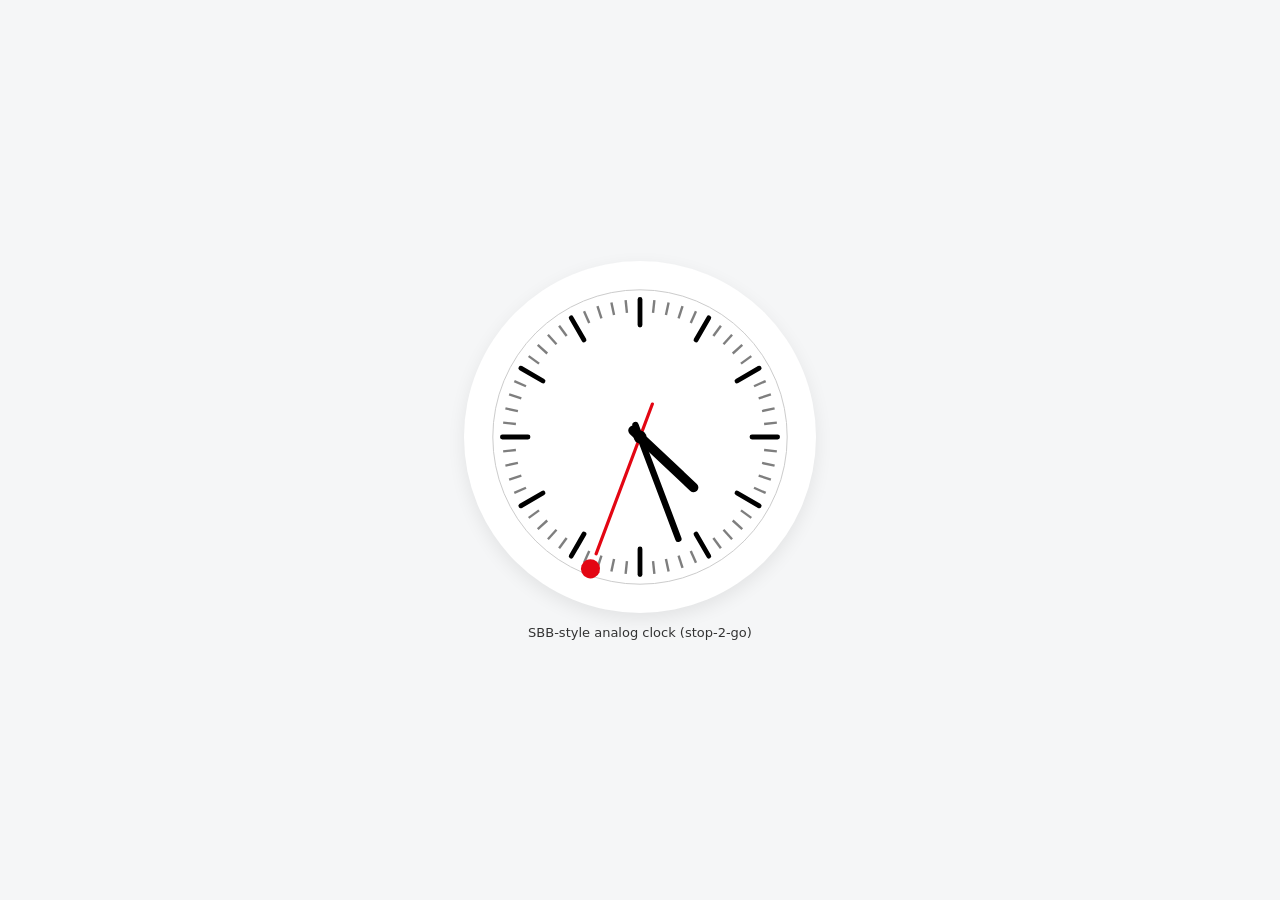
<file: sbb/sbb-clock.html>
<!doctype html>
<html lang="en">
<head>
  <meta charset="utf-8" />
  <meta name="viewport" content="width=device-width,initial-scale=1" />
  <title>SBB-style Clock</title>
  <style>
    :root {
      --clock-size: 320px; /* change this to resize the clock */
    }
    body {
      font-family: system-ui, -apple-system, "Segoe UI", Roboto, "Helvetica Neue", Arial;
      display:flex;
      min-height:100vh;
      align-items:center;
      justify-content:center;
      background:#f5f6f7;
      margin:0;
    }

    .clock-wrap {
      width:var(--clock-size);
      height:var(--clock-size);
      display:flex;
      align-items:center;
      justify-content:center;
      background: white;
      border-radius:50%;
      box-shadow: 0 6px 18px rgba(0,0,0,0.08);
      padding: 16px;
    }

    /* keep the SVG responsive inside the circular frame */
    svg {
      width:100%;
      height:100%;
      display:block;
    }

    /* style handles */
    .hand-hour { stroke:#000; stroke-width:6; stroke-linecap:round; }
    .hand-minute { stroke:#000; stroke-width:4; stroke-linecap:round; }
    .hand-second { stroke:#e30613; stroke-width:2; stroke-linecap:round; }
    .second-dot { fill:#e30613; stroke:none; }

    /* hour markers */
    .tick { stroke:#000; stroke-width:3; stroke-linecap:round; }
    .minor-tick { stroke:#000; stroke-width:1.5; opacity:0.5; }

    /* center cap */
    .cap { fill:#000; }

    .caption {
      margin-top:12px;
      text-align:center;
      font-size:13px;
      color:#333;
    }

    /* accessibility: hide the time text visually but keep for screen readers */
    .sr-only {
      position:absolute;
      width:1px;height:1px;padding:0;margin:-1px;overflow:hidden;clip:rect(0 0 0 0);border:0;
    }
  </style>
</head>
<body>
  <div>
    <div class="clock-wrap" role="img" aria-label="Analog clock showing the current time">
      <!-- SVG clock face (viewBox 0 0 200 200) -->
      <svg viewBox="0 0 200 200" aria-hidden="true">
        <defs>
          <filter id="soft" x="-50%" y="-50%" width="200%" height="200%">
            <feGaussianBlur stdDeviation="0.6" result="b"/>
            <feBlend in="SourceGraphic" in2="b"/>
          </filter>
        </defs>

        <!-- face background -->
        <circle cx="100" cy="100" r="92" fill="#fff" stroke="#c9c9c9" stroke-width="0.6"/>

        <!-- hour ticks -->
        <g id="ticks" transform="translate(100,100)">
          <!-- 12 major ticks -->
          <!-- major ticks (long) -->
          <g id="major">
            <!-- generate with JS? we'll place them statically via code - but here draw in HTML for clarity -->
          </g>
          <!-- minor ticks (short) -->
        </g>

        <!-- hands group centered at 100,100 -->
        <g id="hands" transform="translate(100,100)">
          <!-- hour hand -->
          <line id="hour" class="hand-hour" x1="0" y1="6" x2="0" y2="-46" transform="rotate(0)"/>
          <!-- minute hand -->
          <line id="minute" class="hand-minute" x1="0" y1="8" x2="0" y2="-68" transform="rotate(0)"/>
          <!-- second hand -->
          <line id="second" class="hand-second" x1="0" y1="22" x2="0" y2="-78" transform="rotate(0)"/>
          <!-- red dot on second -->
          <circle id="secondDot" class="second-dot" cx="0" cy="-88" r="6"/>
          <!-- center cap -->
          <circle cx="0" cy="0" r="4" class="cap"/>
        </g>
      </svg>
    </div>

    <div class="caption">SBB-style analog clock (stop-2-go)</div>
    <div id="timeForScreenReader" class="sr-only" aria-live="polite"></div>
  </div>

  <script>
    // Draw ticks programmatically (so the SVG above stays compact)
    (function drawTicks() {
      const svg = document.querySelector('svg');
      const ticksGroup = document.createElementNS('http://www.w3.org/2000/svg','g');
      ticksGroup.setAttribute('transform','translate(100,100)');
      for (let i=0;i<60;i++){
        const isMajor = (i % 5 === 0);
        const line = document.createElementNS('http://www.w3.org/2000/svg','line');
        const angle = i * 6 * Math.PI / 180;
        const inner = isMajor ? 70 : 78;
        const outer = 86;
        const x1 = inner * Math.sin(angle);
        const y1 = -inner * Math.cos(angle);
        const x2 = outer * Math.sin(angle);
        const y2 = -outer * Math.cos(angle);
        line.setAttribute('x1', x1);
        line.setAttribute('y1', y1);
        line.setAttribute('x2', x2);
        line.setAttribute('y2', y2);
        line.setAttribute('class', isMajor ? 'tick' : 'minor-tick');
        ticksGroup.appendChild(line);
      }
      // place behind hands
      svg.insertBefore(ticksGroup, document.getElementById('hands'));
    })();

    // STOP-2-GO behaviour:
    // - second hand sweeps continuously for ~58.5s,
    // - then it holds at 12 (0 deg) until the minute increments (pause ~1.5s).
    // This code approximates that: secondsFloat < 58.5 -> sweep, else hold at 0.
    // Minute hand jumps when seconds enter the pause zone.

    const hourEl = document.getElementById('hour');
    const minuteEl = document.getElementById('minute');
    const secondEl = document.getElementById('second');
    const secondDot = document.getElementById('secondDot');
    const timeSR = document.getElementById('timeForScreenReader');

    function update() {
      const now = new Date();
      const hours = now.getHours() % 12;
      const minutes = now.getMinutes();
      const seconds = now.getSeconds();
      const ms = now.getMilliseconds();
      const secondsFloat = seconds + ms/1000;

      // stop2go threshold (secondsFloat at which the second hand should stop)
      const stopThreshold = 58.5; // seconds

      // Second hand angle:
      let secondAngle;
      if (secondsFloat < stopThreshold) {
        // sweep proportionally within 0..stopThreshold
        // map [0, stopThreshold) -> [0, 360)
        secondAngle = (secondsFloat / 60) * 360;
      } else {
        // hold at top (0deg)
        secondAngle = 0;
      }

      // Minute hand: normally minute + seconds/60, but during the stop2go pause the minute has already jumped:
      let minuteForAngle;
      if (secondsFloat < stopThreshold) {
        minuteForAngle = minutes + secondsFloat / 60;
      } else {
        // during pause: display next minute to mimic the jump
        minuteForAngle = (minutes + 1);
      }

      // Hour hand: hours + minute/60
      const hourForAngle = hours + (minuteForAngle % 60) / 60;

      const hourAngle = (hourForAngle / 12) * 360;
      const minuteAngle = (minuteForAngle / 60) * 360;

      // Apply transforms
      hourEl.setAttribute('transform', `rotate(${hourAngle})`);
      minuteEl.setAttribute('transform', `rotate(${minuteAngle})`);
      secondEl.setAttribute('transform', `rotate(${secondAngle})`);
      secondDot.setAttribute('transform', `translate(0,0) rotate(${secondAngle})`);

      // Update screen reader live text (friendly time)
      timeSR.textContent = now.toLocaleTimeString();

      // request next frame
      requestAnimationFrame(update);
    }

    // Kick off animation loop
    requestAnimationFrame(update);

    // Make the clock scale with --clock-size: you can change the CSS variable in :root.
  </script>
</body>
</html>
</file>
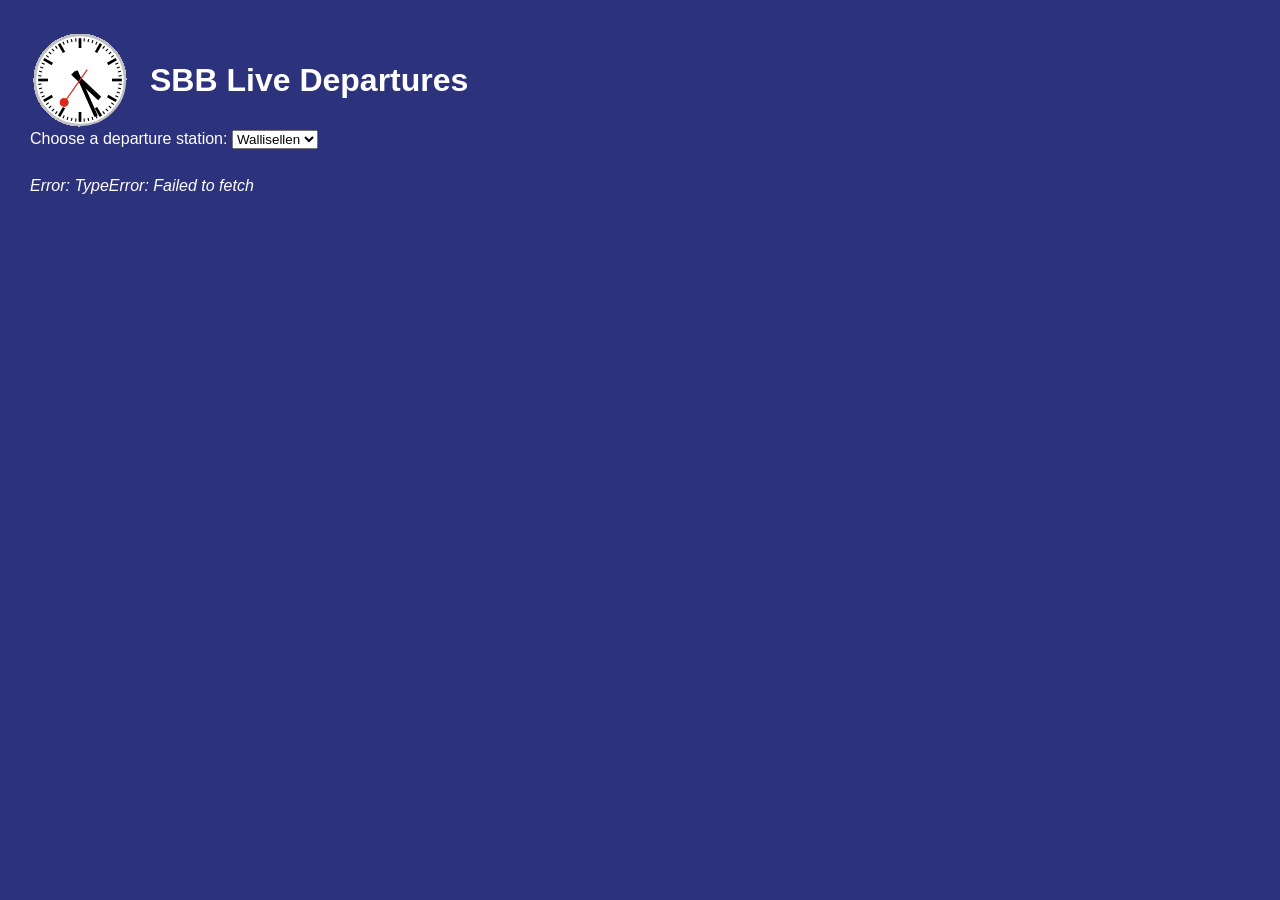
<file: sbb/sbb-live-departures.html>
<!DOCTYPE html>
<html>
<head>
  <meta charset="UTF-8" />
  <title>SBB Live Departures</title>

  <style>
    body {
      font-family: Arial, sans-serif;
	  color: #FFFFFF;
      margin: 30px;
	  background-color:#2d327d;
    }
    table {
      border-collapse: collapse;
      width: 100%;
      margin-top: 20px;
    }
    th, td {
      border: 1px solid #ddd;
      padding: 8px;
      text-align: left;
    }
    th {
  	  color:black;
      background-color: #f2f2f2;
    }
	.header {
	  display: flex;
	  align-items: center;   /* vertical alignment */
	  gap: 20px;             /* space between clock and title */
	}
	.delay {
      font-weight: bold;
    }
    .delay-ok {
      color: green;
    }
    .delay-bad {
      color: red;
    }
    #status {
      margin-top: 10px;
      font-style: italic;
    }
  </style>
</head>

<body onload="loadDepartures()">
	<div class="header">
	  <canvas id="sbb-clock" width="100" height="100"></canvas>
	  <h1>SBB Live Departures</h1>
	</div>

	<script src="sbbclock.js"></script>
	<script>
	  const clock = new SBBClock("sbb-clock");
	  clock.start();
	</script>  

  <label for="station">Choose a departure station:</label>
    <select name="station" id="station">
      <option value="wallisellen">Wallisellen</option>
      <option value="winterthur">Winterthur</option>
    </select>
  <br /><br />

  <div id="status"></div>

  <table id="results" style="display:none;">
    <thead>
      <tr>
        <th>Time</th>
        <th>Train</th>
        <th>Destination</th>
		<th>Via</th>
        <th>Platform</th>
		<th>Delay</th>
      </tr>
    </thead>
    <tbody id="results-body"></tbody>
  </table>

<script>
  let autoRefreshTimer = setInterval(loadDepartures, 60000);

  document.getElementById("station").addEventListener("change", () => {
    clearInterval(autoRefreshTimer);
    autoRefreshTimer = setInterval(loadDepartures, 60000);
    loadDepartures();
  });

  async function loadDepartures() {
    clearInterval(autoRefreshTimer);
    autoRefreshTimer = setInterval(loadDepartures, 60000);

    const station = document.getElementById("station").value.trim();
    if (!station) {
      document.getElementById("status").textContent = "Please enter a station.";
      return;
    }

  // stationboard endpoint shows live departures from a station
  const url = `https://transport.opendata.ch/v1/stationboard?station=${encodeURIComponent(station)}&limit=25`;

  document.getElementById("status").textContent = "Loading…";

  try {
    const response = await fetch(url);
    if (!response.ok) throw new Error(`HTTP ${response.status}`);
    const data = await response.json();

    const table = document.getElementById("results");
    const tbody = document.getElementById("results-body");

    tbody.innerHTML = "";

    if (!data.stationboard || data.stationboard.length === 0) {
      document.getElementById("status").textContent = "No departures found.";
      table.style.display = "none";
      return;
    }

    for (const dep of data.stationboard) {

      // Some feeds put the stop info in dep.stop, some in dep.stop with departure field.
      const stop = dep.stop || {};
      const departureIso = stop.departure ?? stop.prognosis?.departure ?? null;
	  
      const platform = stop.platform ?? stop.prognosis?.platform ?? "";

      // delay may be top-level (dep.stop.delay) or in prognosis
      const delay = stop.delay ?? stop.prognosis?.delay ?? null;

      // Train id / label
      const trainLabel = (dep.category || "") + (dep.number ? " " + dep.number : "");

	  // "via" text from passList
      let viaText = "";
      if ((dep.passList?.length ?? 0) > 2) {
        const middleStops = dep.passList.slice(1, -1);
        viaText = middleStops.map(s => escapeHtml(s.station.name)).join(", ");
      }
      
      const row = document.createElement("tr");

      row.innerHTML = `
        <td>${formatTime(departureIso)}</td>
        <td>${escapeHtml(trainLabel)}</td>
        <td>${escapeHtml(dep.to || "")}</td>
        <td>${viaText}</td>
	  	  <td>${escapeHtml(platform)}</td>
        <td class="delay ${delay === null ? "" : delay > 0 ? "delay-bad" : "delay-ok"}">
          ${delay === null ? "—" : delay === 0 ? "On time" : "+" + delay + " min"}
        </td>
      `;

      tbody.appendChild(row);
    }

    table.style.display = "";
    document.getElementById("status").textContent = "Last updated: " + new Date().toLocaleTimeString() + " (auto-refreshes every 60 seconds)";

  } catch (err) {
	  document.getElementById("status").textContent = "Error: " + err;
  }
}

function formatTime(isoString) {
  if (!isoString) return "";
  const d = new Date(isoString);
  // show local HH:MM
  return d.toLocaleTimeString([], { hour: '2-digit', minute: '2-digit', hour12: false });
}

function escapeHtml(s) {
  if (!s) return "";
  return s.replace(/[&<>"']/g, function (m) {
    return {'&':'&amp;','<':'&lt;','>':'&gt;','"':'&quot;',"'":'&#39;'}[m];
  });
}
</script>

</body>
</html>
</file>
